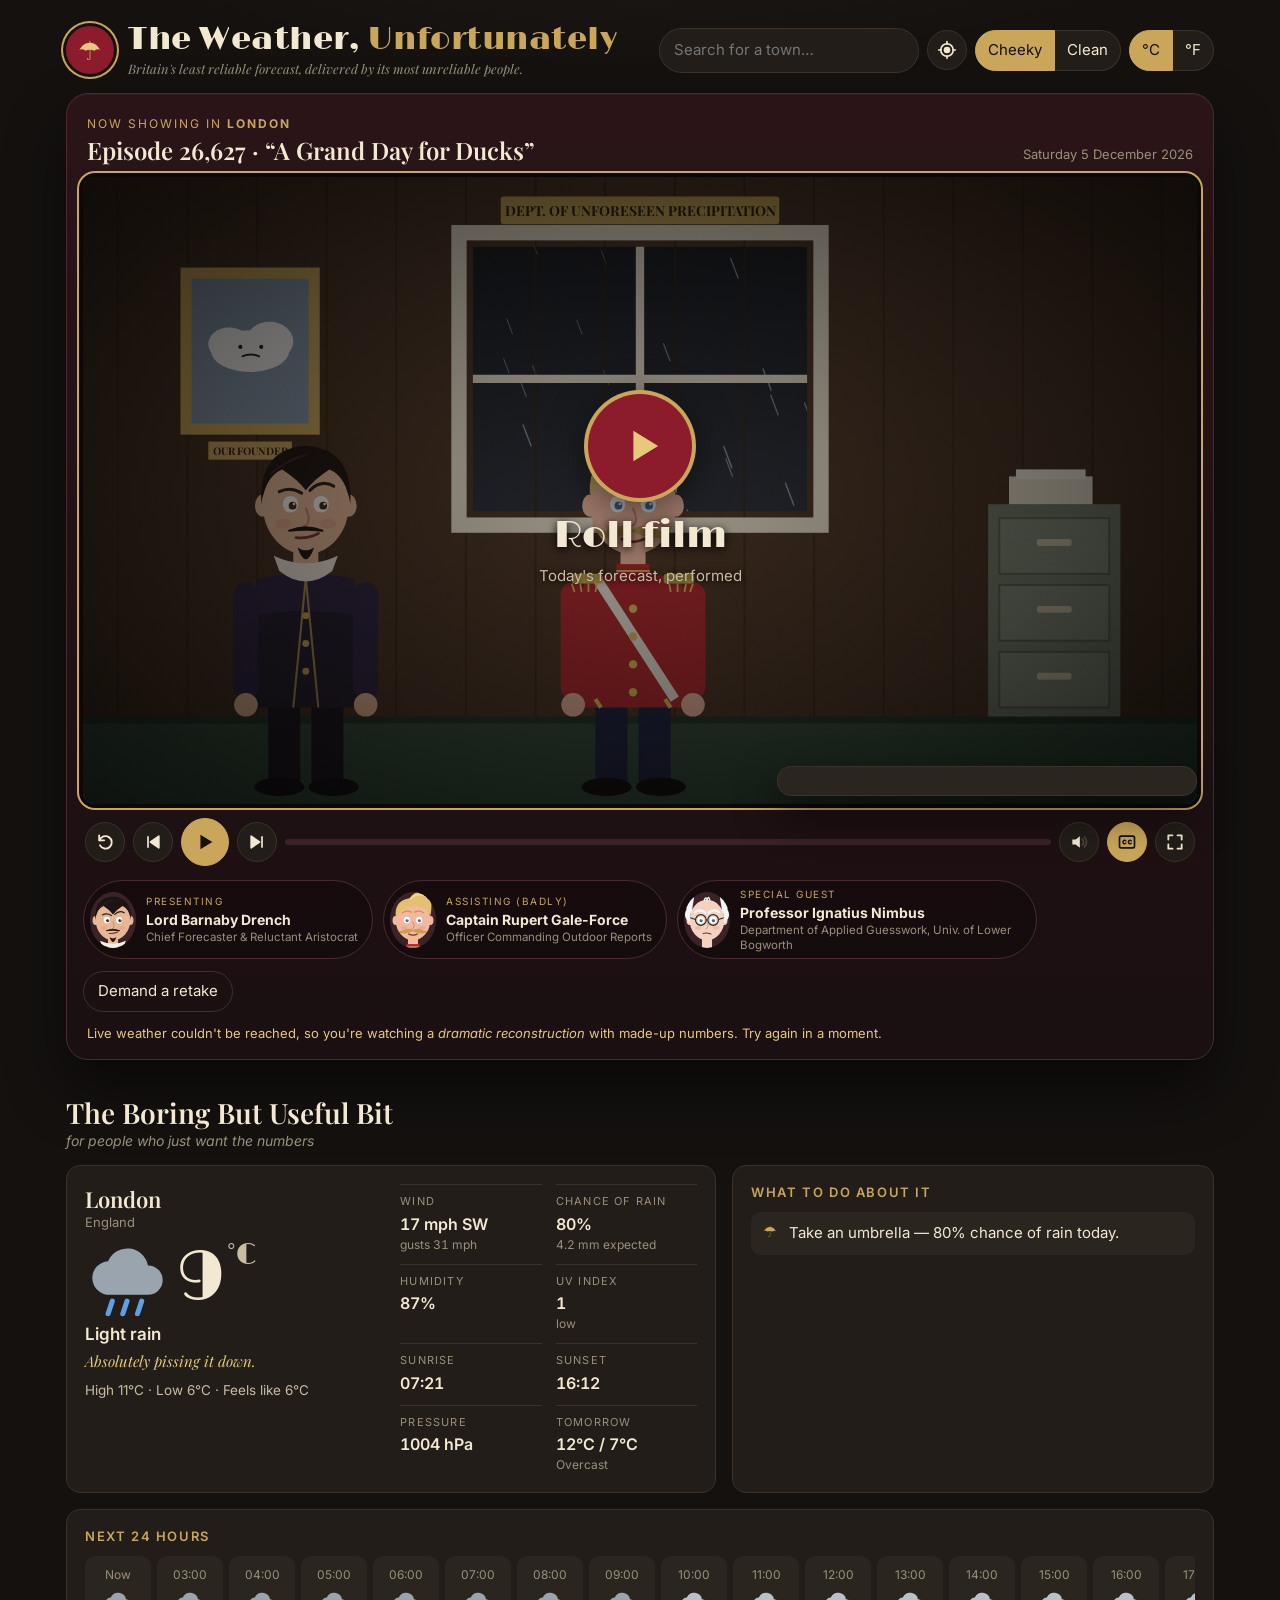
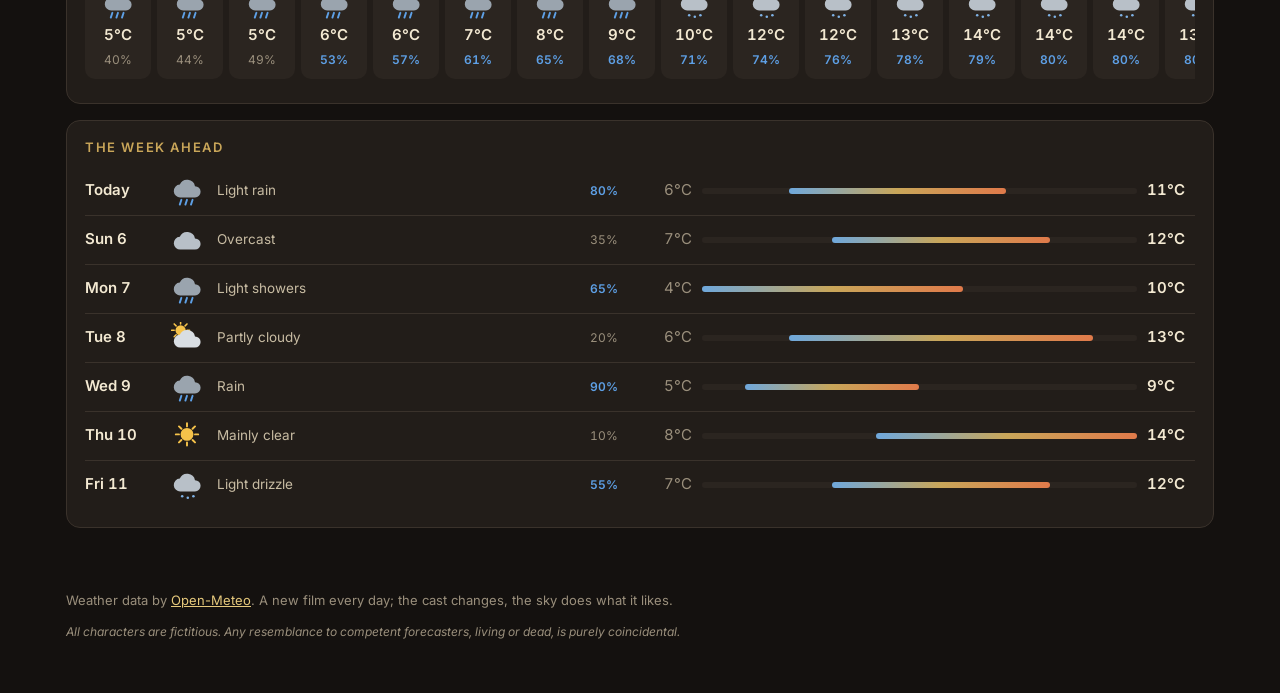
<file: weather/index.html>
<!DOCTYPE html>
<html lang="en-GB">
<head>
<meta charset="utf-8">
<meta name="viewport" content="width=device-width, initial-scale=1">
<title>The Weather, Unfortunately</title>
<meta name="description" content="A proper weather forecast, performed daily by a troupe of thoroughly unreliable British presenters.">
<meta name="theme-color" content="#14110f">
<link rel="icon" href="data:image/svg+xml,%3Csvg xmlns='http://www.w3.org/2000/svg' viewBox='0 0 40 40'%3E%3Cpath d='M12 30h18a7 7 0 0 0 0-14 10 10 0 0 0-19-2 7.5 7.5 0 0 0 1 16z' fill='%23c9a659'/%3E%3Cpath d='M8 30h26' stroke='%2314110f' stroke-width='0'/%3E%3C/svg%3E">
<link rel="preconnect" href="https://fonts.googleapis.com">
<link rel="preconnect" href="https://fonts.gstatic.com" crossorigin>
<link href="https://fonts.googleapis.com/css2?family=Inter:wght@400;500;600;700&family=Limelight&family=Playfair+Display:ital,wght@0,600;0,800;1,400&display=swap" rel="stylesheet">
<link rel="stylesheet" href="styles.css">
</head>
<body>

<header class="top">
  <div class="brand">
    <span class="brand-mark" aria-hidden="true">☂</span>
    <div>
      <h1>The Weather, <em>Unfortunately</em></h1>
      <p class="tagline">Britain's least reliable forecast, delivered by its most unreliable people.</p>
    </div>
  </div>
  <div class="tools">
    <div class="search">
      <input id="search" type="search" placeholder="Search for a town…" autocomplete="off" aria-label="Search for a place">
      <ul id="results" class="results" hidden></ul>
    </div>
    <button id="locateBtn" class="btn icon" title="Use my location" aria-label="Use my location">
      <svg viewBox="0 0 24 24" width="20" height="20"><circle cx="12" cy="12" r="4" fill="currentColor"/><path d="M12 2v3M12 19v3M2 12h3M19 12h3" stroke="currentColor" stroke-width="2" stroke-linecap="round"/><circle cx="12" cy="12" r="7.5" fill="none" stroke="currentColor" stroke-width="2"/></svg>
    </button>
    <div class="units" role="group" aria-label="Tone">
      <button class="btn seg" data-tone="rude" title="After the watershed: mild swearing and innuendo">Cheeky</button><button class="btn seg" data-tone="clean" title="Family-friendly">Clean</button>
    </div>
    <div class="units" role="group" aria-label="Temperature units">
      <button class="btn seg" data-unit="C">°C</button><button class="btn seg" data-unit="F">°F</button>
    </div>
  </div>
</header>

<main>
  <section class="theatre" id="theatre" aria-label="Today's weather film">
    <div class="marquee">
      <div>
        <span class="now-showing">Now showing in <b id="placeName">London</b></span>
        <h2 id="epTitle">Episode —</h2>
      </div>
      <span id="epDate" class="ep-date"></span>
    </div>

    <div class="reel-head" id="reelHead"></div>
    <div class="stage" id="stage">
      <div class="sky" id="sky"></div>
      <canvas id="fxBack" class="fx"></canvas>
      <svg id="backdrop" class="layer" viewBox="0 0 1600 900" preserveAspectRatio="xMidYMid slice" aria-hidden="true"></svg>
      <svg id="actors" class="layer" viewBox="0 0 1600 900" preserveAspectRatio="xMidYMid slice" aria-hidden="true"></svg>
      <canvas id="fxFront" class="fx"></canvas>
      <div class="film-grain" aria-hidden="true"></div>
      <div class="flash" id="flash" aria-hidden="true"></div>
      <div class="caption" id="caption" aria-live="polite"></div>
      <div class="titlecard" id="titlecard"></div>
      <button class="poster show" id="poster" aria-label="Play today's film">
        <span class="poster-play"><svg viewBox="0 0 24 24" width="44" height="44"><path d="M7 4l13 8-13 8z" fill="currentColor"/></svg></span>
        <span class="poster-label">Roll film</span>
        <span class="poster-sub">Today's forecast, performed</span>
      </button>
      <div class="loading-card">Consulting the seaweed…</div>
    </div>

    <div class="caption-below" id="captionBelow" aria-hidden="true"></div>

    <div class="reel-foot" id="reelFoot"></div>

    <div class="controls">
      <button id="restartBtn" class="btn icon" title="From the top" aria-label="Restart">
        <svg viewBox="0 0 24 24" width="20" height="20"><path d="M5 4v6h6" fill="none" stroke="currentColor" stroke-width="2.2" stroke-linecap="round" stroke-linejoin="round"/><path d="M5.5 10A7.5 7.5 0 1 1 6 16" fill="none" stroke="currentColor" stroke-width="2.2" stroke-linecap="round"/></svg>
      </button>
      <button id="prevBtn" class="btn icon" title="Previous line" aria-label="Previous line">
        <svg viewBox="0 0 24 24" width="20" height="20"><path d="M6 5v14M19 5L9 12l10 7z" fill="currentColor" stroke="currentColor" stroke-width="2" stroke-linejoin="round"/></svg>
      </button>
      <button id="playBtn" class="btn icon play" aria-label="Play"></button>
      <button id="nextBtn" class="btn icon" title="Next line" aria-label="Next line">
        <svg viewBox="0 0 24 24" width="20" height="20"><path d="M18 5v14M5 5l10 7-10 7z" fill="currentColor" stroke="currentColor" stroke-width="2" stroke-linejoin="round"/></svg>
      </button>
      <div class="progress" id="progress"><span></span></div>
      <button id="voiceBtn" class="btn icon toggle" title="Voices" aria-label="Voices" aria-pressed="false">
        <svg viewBox="0 0 24 24" width="20" height="20"><path d="M4 9h4l5-4v14l-5-4H4z" fill="currentColor"/><path class="waves" d="M16 8.5a5 5 0 0 1 0 7M18.5 6a8.5 8.5 0 0 1 0 12" fill="none" stroke="currentColor" stroke-width="2" stroke-linecap="round"/></svg>
      </button>
      <div class="voice-panel" id="voicePanel" hidden></div>
      <button id="ccBtn" class="btn icon toggle" title="Subtitles" aria-label="Subtitles" aria-pressed="true">
        <svg viewBox="0 0 24 24" width="20" height="20"><rect x="3" y="5" width="18" height="14" rx="2" fill="none" stroke="currentColor" stroke-width="2"/><path d="M10.5 10.5a2 2 0 1 0 0 3M17 10.5a2 2 0 1 0 0 3" fill="none" stroke="currentColor" stroke-width="1.8" stroke-linecap="round"/></svg>
      </button>
      <button id="fullBtn" class="btn icon" title="Full screen" aria-label="Full screen">
        <svg viewBox="0 0 24 24" width="20" height="20"><path d="M4 9V4h5M20 9V4h-5M4 15v5h5M20 15v5h-5" fill="none" stroke="currentColor" stroke-width="2.2" stroke-linecap="round" stroke-linejoin="round"/></svg>
      </button>
    </div>

    <div class="below-stage">
      <ul class="castlist" id="castlist"></ul>
      <button id="retakeBtn" class="btn ghost">Demand a retake</button>
    </div>
    <p id="demoNote" class="demo-note" hidden>Live weather couldn't be reached, so you're watching a <em>dramatic reconstruction</em> with made-up numbers. Try again in a moment.</p>
  </section>

  <section class="useful" aria-labelledby="usefulHead">
    <h2 id="usefulHead" class="section-head">The Boring But Useful Bit <small>for people who just want the numbers</small></h2>

    <div class="grid">
      <article class="card now" id="now"></article>

      <article class="card advice-card">
        <h3>What to do about it</h3>
        <ul id="advice" class="advice"></ul>
      </article>

      <article class="card hourly-card">
        <h3>Next 24 hours</h3>
        <ul id="hourly" class="hourly"></ul>
      </article>

      <article class="card week-card">
        <h3>The week ahead</h3>
        <ul id="week" class="week"></ul>
      </article>
    </div>
  </section>
</main>

<footer class="foot">
  <p>Weather data by <a href="https://open-meteo.com/" rel="noopener">Open-Meteo</a>. A new film every day; the cast changes, the sky does what it likes.</p>
  <p class="small">All characters are fictitious. Any resemblance to competent forecasters, living or dead, is purely coincidental.</p>
</footer>

<script src="characters.js"></script>
<script src="scripts.js"></script>
<script src="scripts-rude.js"></script>
<script src="scripts-local.js"></script>
<script src="stage.js"></script>
<script src="voices.js"></script>
<script src="app.js"></script>
</body>
</html>
</file>
<file: weather/styles.css>
:root {
  --ink: #14110f;
  --ink-2: #1d1916;
  --card: #221d19;
  --card-2: #2b2520;
  --line: #3a322b;
  --cream: #f3e9d2;
  --cream-dim: #c8bca3;
  --muted: #9a8f7c;
  --brass: #c9a659;
  --brass-hi: #e6c97c;
  --claret: #8c1c2b;
  --sea: #5ea0e6;
  --radius: 14px;
}

* { box-sizing: border-box; }
html, body { margin: 0; }
body {
  background:
    radial-gradient(1200px 500px at 50% -10%, #2a201a 0%, transparent 60%),
    var(--ink);
  color: var(--cream);
  font: 15px/1.5 Inter, system-ui, sans-serif;
  -webkit-font-smoothing: antialiased;
}
a { color: var(--brass-hi); }
button { font: inherit; color: inherit; }

/* ---------- header ---------- */
.top {
  max-width: 1180px; margin: 0 auto; padding: 22px 16px 14px;
  display: flex; flex-wrap: wrap; gap: 16px; align-items: center; justify-content: space-between;
}
.brand { display: flex; gap: 14px; align-items: center; }
.brand-mark {
  width: 48px; height: 48px; border-radius: 50%; display: grid; place-items: center;
  background: var(--claret); color: var(--brass-hi); font-size: 26px;
  box-shadow: 0 0 0 3px var(--ink), 0 0 0 5px var(--brass);
}
.brand h1 { margin: 0; font: 400 clamp(22px, 3.2vw, 32px)/1.1 Limelight, serif; letter-spacing: .5px; }
.brand h1 em { color: var(--brass); font-style: normal; }
.tagline { margin: 2px 0 0; color: var(--muted); font-size: 13px; font-style: italic; font-family: 'Playfair Display', serif; }

.tools { display: flex; gap: 8px; align-items: center; flex-wrap: wrap; }
.search { position: relative; }
.search input {
  width: min(260px, 60vw); padding: 10px 14px; border-radius: 999px;
  border: 1px solid var(--line); background: var(--card); color: var(--cream); font: inherit;
}
.search input:focus { outline: 2px solid var(--brass); outline-offset: 1px; }
.results {
  position: absolute; z-index: 20; top: calc(100% + 6px); left: 0; right: 0; min-width: 260px;
  list-style: none; margin: 0; padding: 6px; background: var(--card-2); border: 1px solid var(--line);
  border-radius: 12px; box-shadow: 0 12px 30px rgba(0,0,0,.5);
}
.results button { width: 100%; text-align: left; padding: 8px 10px; border: 0; background: none; border-radius: 8px; cursor: pointer; }
.results button:hover, .results button:focus { background: var(--line); outline: none; }
.results small { display: block; color: var(--muted); font-size: 12px; }
.results .empty { padding: 8px 10px; color: var(--muted); font-style: italic; }

.btn {
  border: 1px solid var(--line); background: var(--card); color: var(--cream);
  border-radius: 999px; padding: 8px 14px; cursor: pointer; transition: background .15s, border-color .15s, color .15s;
}
.btn:hover { border-color: var(--brass); }
.btn:focus-visible { outline: 2px solid var(--brass); outline-offset: 2px; }
.btn.icon { width: 40px; height: 40px; padding: 0; display: inline-grid; place-items: center; }
.btn.icon.busy { animation: spin 1s linear infinite; }
.btn.seg { border-radius: 0; padding: 8px 12px; }
.units { display: inline-flex; }
.units .seg:first-child { border-radius: 999px 0 0 999px; }
.units .seg:last-child { border-radius: 0 999px 999px 0; border-left: 0; }
.btn[aria-pressed="true"] { background: var(--brass); color: var(--ink); border-color: var(--brass); }
.btn.brass { background: var(--brass); color: var(--ink); border-color: var(--brass); font-weight: 600; }
.btn.ghost { background: transparent; }
.toggle[aria-pressed="false"] .waves { opacity: .2; }

main { max-width: 1180px; margin: 0 auto; padding: 0 16px 40px; }

/* ---------- theatre ---------- */
.theatre {
  background: linear-gradient(180deg, #2a1418, #1a0f11);
  border: 1px solid #4a2a2e; border-radius: 22px; padding: 16px;
  box-shadow: 0 30px 60px rgba(0,0,0,.45), inset 0 1px 0 rgba(255,255,255,.04);
}
.theatre:fullscreen { display: flex; flex-direction: column; justify-content: center; border-radius: 0; padding: 2vh 2vw; }
.theatre:fullscreen .stage { max-height: 82vh; width: auto; aspect-ratio: 16 / 9; margin: 0 auto; }
.theatre:fullscreen .below-stage, .theatre:fullscreen .demo-note { display: none; }

.marquee { display: flex; justify-content: space-between; align-items: flex-end; gap: 12px; padding: 2px 4px 12px; flex-wrap: wrap; }
.now-showing { font-size: 12px; text-transform: uppercase; letter-spacing: 2px; color: var(--brass); }
.marquee h2 { margin: 2px 0 0; font: 600 clamp(17px, 2.4vw, 24px)/1.2 'Playfair Display', serif; }
.ep-date { color: var(--muted); font-size: 13px; }

.stage {
  position: relative; width: 100%; aspect-ratio: 16 / 9; overflow: hidden;
  border-radius: 12px; background: #000; isolation: isolate;
  box-shadow: 0 0 0 4px #0c0809, 0 0 0 6px var(--brass);
}
.stage > * { position: absolute; inset: 0; }
.sky { overflow: hidden; transition: background 1s; }
.fx { width: 100%; height: 100%; pointer-events: none; }
.layer { width: 100%; height: 100%; display: block; }
#actors { overflow: visible; }

/* sky pieces */
.sun {
  position: absolute; width: 11%; aspect-ratio: 1; right: 12%; top: 7%; border-radius: 50%;
  background: radial-gradient(circle, #fff7d1 0%, #ffd75e 55%, #f6b733 100%);
  box-shadow: 0 0 60px 20px rgba(255, 214, 94, .45);
  animation: pulse 6s ease-in-out infinite;
}
.moon {
  position: absolute; width: 7%; aspect-ratio: 1; right: 15%; top: 8%; border-radius: 50%;
  background: radial-gradient(circle at 35% 35%, #fffdf2, #d9d3bd);
  box-shadow: 0 0 40px 8px rgba(255, 250, 220, .2);
}
.star { position: absolute; width: 2px; height: 2px; background: #fff; border-radius: 50%; opacity: .8; animation: twinkle 3s ease-in-out infinite; }
.cloud {
  position: absolute; left: -30%; width: 22%; aspect-ratio: 3 / 1; border-radius: 999px;
  background: #f3f5f7; opacity: .92; transform: scale(var(--s, 1));
  animation: drift linear infinite; filter: blur(1px);
}
.cloud::before, .cloud::after { content: ''; position: absolute; background: inherit; border-radius: 50%; }
.cloud::before { width: 46%; aspect-ratio: 1; left: 14%; bottom: 30%; }
.cloud::after { width: 36%; aspect-ratio: 1; left: 48%; bottom: 40%; }
.cloud.dark { background: #8a929b; opacity: .95; }

/* characters */
.slot { transition: transform 1.5s cubic-bezier(.45,.05,.3,1), filter .35s; }
.slot.listening { filter: brightness(.62) saturate(.75); }
.bob { transform-box: fill-box; transform-origin: 50% 100%; animation: sway 3.4s ease-in-out infinite; }
.talking .bob { animation: talkbob .42s ease-in-out infinite alternate; }
.walking .bob { animation: walk .3s ease-in-out infinite alternate; }
.bob.hop { animation: hop .6s ease-out 1; }
.eyes { transform-box: fill-box; transform-origin: center; animation: blink 4.6s infinite; }
.m-open { display: none; }
.talking .m-open { display: inline; transform-box: fill-box; transform-origin: 50% 0; animation: jaw .17s ease-in-out infinite alternate; }
.talking .m-closed { display: none; }
.arm-r { transform-box: fill-box; transform-origin: 50% 6%; }
.talking .arm-r { animation: gesture 1.3s ease-in-out infinite alternate; }

.flag { transform-box: fill-box; transform-origin: 0 50%; animation: flag 1.6s ease-in-out infinite alternate; }
.wave { animation: wave 4s linear infinite; }
.fire { transform-box: fill-box; transform-origin: 50% 100%; animation: flicker .5s ease-in-out infinite alternate; }

.prop-fish { animation: fishfall 1.1s cubic-bezier(.5,0,.9,.6) forwards; }
.prop-fish > g { animation: flop .25s 1.1s ease-in-out 6 alternate; transform-box: fill-box; transform-origin: center; }
.prop-sheep { animation: sheepwalk 6s linear forwards; }
.sheep-body { animation: walk .35s ease-in-out infinite alternate; transform-box: fill-box; transform-origin: 50% 100%; }

/* film look */
.film-grain {
  pointer-events: none; mix-blend-mode: overlay; opacity: .35;
  background:
    radial-gradient(ellipse at center, transparent 55%, rgba(0,0,0,.55) 100%),
    url("data:image/svg+xml,%3Csvg xmlns='http://www.w3.org/2000/svg' width='160' height='160'%3E%3Cfilter id='n'%3E%3CfeTurbulence type='fractalNoise' baseFrequency='.9' numOctaves='2' stitchTiles='stitch'/%3E%3C/filter%3E%3Crect width='100%25' height='100%25' filter='url(%23n)' opacity='.5'/%3E%3C/svg%3E");
  animation: grain .5s steps(4) infinite;
}
.flash { background: #fff; opacity: 0; pointer-events: none; }
.flash.on { animation: flash .7s ease-out; }
.stage.shake { animation: shake .6s ease-in-out; }
.stage.lightsout::after { content: ''; position: absolute; inset: 0; background: #000; z-index: 30; animation: lights 1.8s ease-in-out forwards; }

/* captions */
.caption {
  inset: auto 4% 4.5% 4%; z-index: 10; text-align: center;
  font-size: clamp(13px, 1.9vw, 21px); line-height: 1.35; opacity: 0; transform: translateY(6px);
  transition: opacity .2s, transform .2s; pointer-events: none;
}
.caption.show { opacity: 1; transform: none; }
.caption .txt, .caption .who {
  -webkit-box-decoration-break: clone; box-decoration-break: clone;
  background: rgba(10, 8, 6, .82); padding: .15em .45em; border-radius: 4px;
}
.caption .who {
  display: table; margin: 0 auto .35em; color: var(--ink); background: var(--brass);
  font-weight: 700; font-size: .72em; letter-spacing: 1.5px; text-transform: uppercase;
}
.caption .txt { display: inline; }
.caption.direction .txt { font-style: italic; color: var(--brass-hi); font-family: 'Playfair Display', serif; }
.no-cc .caption:not(.direction) { opacity: 0 !important; }

.caption-below { display: none; }

/* title card & credits */
.titlecard {
  z-index: 20; display: grid; place-items: center; padding: 4%;
  background: radial-gradient(ellipse at center, #1b1512 0%, #050403 100%);
  opacity: 0; pointer-events: none; transition: opacity .6s;
}
.titlecard.show { opacity: 1; pointer-events: auto; }
.tc-frame {
  text-align: center; padding: 3% 5%; width: 100%; max-width: 92%;
  border: 2px solid var(--brass); outline: 1px solid var(--brass); outline-offset: 6px;
  color: var(--cream); animation: flickerin 1.2s ease-out;
}
.tc-presents { color: var(--brass); letter-spacing: .35em; text-transform: uppercase; font-size: clamp(9px, 1.3vw, 14px); }
.tc-show { font: 400 clamp(24px, 5.4vw, 64px)/1.05 Limelight, serif; margin: .2em 0; color: var(--brass-hi); }
.tc-ep { font-size: clamp(10px, 1.4vw, 15px); letter-spacing: .3em; text-transform: uppercase; color: var(--cream-dim); }
.tc-title { font: italic 400 clamp(15px, 2.8vw, 32px)/1.2 'Playfair Display', serif; margin: .5em 0; }
.tc-cast { font-size: clamp(10px, 1.5vw, 16px); color: var(--cream-dim); }
.tc-cast b { color: var(--cream); font-weight: 600; }
.tc-loc { margin-top: .7em; font-size: clamp(9px, 1.25vw, 14px); color: var(--muted); font-style: italic; }
.tc-actions { margin-top: 1em; display: flex; gap: 10px; justify-content: center; flex-wrap: wrap; }

/* poster / play */
.poster {
  z-index: 25; border: 0; cursor: pointer; display: none; flex-direction: column; align-items: center; justify-content: center; gap: 6px;
  background: radial-gradient(ellipse at center, rgba(20,14,10,.35) 0%, rgba(5,4,3,.75) 100%);
  color: var(--cream);
}
.poster.show { display: flex; }
.poster-play {
  width: clamp(64px, 10vw, 104px); aspect-ratio: 1; border-radius: 50%; display: grid; place-items: center;
  background: var(--claret); color: var(--brass-hi); box-shadow: 0 0 0 4px var(--brass), 0 10px 40px rgba(0,0,0,.6);
  transition: transform .2s;
}
.poster-play svg { margin-left: 6px; width: 44%; height: 44%; }
.poster:hover .poster-play { transform: scale(1.06); }
.poster-label { font: 400 clamp(20px, 3.4vw, 38px) Limelight, serif; text-shadow: 0 2px 10px #000; margin-top: 8px; }
.poster-sub { font-size: clamp(11px, 1.4vw, 15px); color: var(--cream-dim); text-shadow: 0 1px 6px #000; }

.loading-card { display: none; z-index: 40; place-items: center; background: rgba(5,4,3,.85); font: italic 20px 'Playfair Display', serif; color: var(--brass-hi); }
.stage.loading .loading-card { display: grid; }

/* controls */
.controls { position: relative; }
.voice-panel {
  position: absolute; z-index: 30; right: 0; bottom: calc(100% + 8px); width: min(420px, calc(100vw - 32px));
  background: var(--card-2); border: 1px solid var(--line); border-radius: 14px; padding: 14px;
  box-shadow: 0 18px 40px rgba(0,0,0,.55); display: grid; gap: 10px;
}
.vp-head { display: flex; justify-content: space-between; align-items: center; }
.vp-head b { font: 600 16px 'Playfair Display', serif; color: var(--brass-hi); }
.vp-switch { display: inline-flex; gap: 8px; align-items: center; cursor: pointer; font-size: 13px; }
.vp-switch input { accent-color: var(--brass); width: 18px; height: 18px; }
.vp-row { display: grid; grid-template-columns: 96px 1fr 34px; gap: 8px; align-items: center; }
.vp-name { font-size: 13px; font-weight: 600; }
.vp-row select { min-width: 0; width: 100%; padding: 7px 8px; border-radius: 8px; border: 1px solid var(--line); background: var(--card); color: var(--cream); font: inherit; font-size: 13px; }
.vp-try { width: 34px !important; height: 34px !important; }
.vp-speed { display: grid; grid-template-columns: auto 1fr 44px; gap: 10px; align-items: center; font-size: 13px; }
.vp-speed input { accent-color: var(--brass); }
.vp-speed output { color: var(--muted); font-variant-numeric: tabular-nums; text-align: right; }
.vp-tip { margin: 0; font-size: 12.5px; color: var(--muted); line-height: 1.45; }
.vp-tip b { color: var(--cream-dim); }
.controls { display: flex; align-items: center; gap: 8px; padding: 14px 2px 4px; }
.controls .play { width: 48px; height: 48px; background: var(--brass); color: var(--ink); border-color: var(--brass); }
.progress { flex: 1; height: 6px; background: #3a2226; border-radius: 99px; overflow: hidden; min-width: 40px; }
.progress span { display: block; height: 100%; width: 0; background: linear-gradient(90deg, var(--brass), var(--brass-hi)); transition: width .4s; }

.below-stage { display: flex; justify-content: space-between; align-items: center; gap: 12px; flex-wrap: wrap; padding-top: 10px; }
.castlist { list-style: none; margin: 0; padding: 0; display: flex; gap: 10px; flex-wrap: wrap; }
.castlist li {
  display: flex; align-items: center; gap: 10px; padding: 6px 14px 6px 6px;
  background: rgba(0,0,0,.25); border: 1px solid #4a2a2e; border-radius: 999px; max-width: 360px;
}
.cast-face { width: 46px; height: 56px; flex: none; border-radius: 50%; background: #3a2226; }
.castlist b { display: block; font-size: 14px; }
.castlist small { display: block; color: var(--muted); font-size: 11.5px; line-height: 1.3; }
.cast-role { display: block; font-size: 10px; letter-spacing: 1.5px; text-transform: uppercase; color: var(--brass); }
.demo-note { margin: 12px 4px 0; color: var(--brass-hi); font-size: 13px; }

/* ---------- useful bit ---------- */
.useful { margin-top: 36px; }
.section-head { font: 600 clamp(20px, 2.6vw, 28px)/1.2 'Playfair Display', serif; margin: 0 0 16px; }
.section-head small { display: block; font: italic 400 14px Inter, sans-serif; color: var(--muted); margin-top: 2px; }
.grid { display: grid; grid-template-columns: 1.35fr 1fr; gap: 16px; }
.card { background: var(--card); border: 1px solid var(--line); border-radius: var(--radius); padding: 18px; min-width: 0; }
.card h3 { margin: 0 0 12px; font: 600 13px Inter, sans-serif; letter-spacing: 1.6px; text-transform: uppercase; color: var(--brass); }
.hourly-card, .week-card { grid-column: 1 / -1; }

.now { display: grid; grid-template-columns: 1fr 1fr; gap: 18px; }
.now-place { font: 600 22px 'Playfair Display', serif; }
.now-place small { display: block; font: 400 13px Inter, sans-serif; color: var(--muted); }
.now-row { display: flex; align-items: center; gap: 8px; margin: 6px 0 2px; }
.now-temp { font: 400 72px/1 Limelight, serif; color: var(--cream); }
.now-temp span { font-size: .4em; vertical-align: top; color: var(--cream-dim); margin-left: 2px; }
.now-label { font-weight: 600; font-size: 17px; }
.now-quip { color: var(--brass-hi); font-style: italic; font-family: 'Playfair Display', serif; margin: 2px 0 8px; }
.now-hilo { color: var(--cream-dim); font-size: 13.5px; }
.now-stats { margin: 0; display: grid; grid-template-columns: 1fr 1fr; gap: 10px 14px; align-content: start; }
.now-stats div { border-top: 1px solid var(--line); padding-top: 8px; }
.now-stats dt { font-size: 11px; letter-spacing: 1.2px; text-transform: uppercase; color: var(--muted); }
.now-stats dd { margin: 2px 0 0; font-weight: 600; font-size: 16px; font-variant-numeric: tabular-nums; }
.now-stats small { display: block; font-weight: 400; font-size: 12px; color: var(--muted); }

.advice { margin: 0; padding: 0; list-style: none; display: grid; gap: 10px; }
.advice li { padding: 10px 12px 10px 38px; background: var(--card-2); border-radius: 10px; position: relative; }
.advice li::before { content: '☂'; position: absolute; left: 12px; top: 9px; color: var(--brass); }

.hourly { list-style: none; margin: 0; padding: 0 0 6px; display: flex; gap: 6px; overflow-x: auto; scrollbar-width: thin; }
.hourly li { flex: none; width: 66px; display: flex; flex-direction: column; align-items: center; gap: 4px; padding: 10px 4px; background: var(--card-2); border-radius: 10px; }
.h-time { font-size: 12px; color: var(--muted); }
.h-temp { font-weight: 600; font-variant-numeric: tabular-nums; }
.h-pop, .w-pop { font-size: 12px; color: var(--muted); font-variant-numeric: tabular-nums; }
.wet { color: var(--sea) !important; font-weight: 600; }

.week { list-style: none; margin: 0; padding: 0; }
.week li {
  display: grid; grid-template-columns: 76px 36px 1fr 44px 48px minmax(60px, 1.2fr) 48px; gap: 10px; align-items: center;
  padding: 8px 0; border-top: 1px solid var(--line); font-variant-numeric: tabular-nums;
}
.week li:first-child { border-top: 0; }
.w-day { font-weight: 600; }
.w-cond { color: var(--cream-dim); font-size: 13.5px; white-space: nowrap; overflow: hidden; text-overflow: ellipsis; }
.w-lo { color: var(--muted); text-align: right; }
.w-hi { font-weight: 600; }
.w-bar { position: relative; height: 6px; background: var(--card-2); border-radius: 99px; }
.w-bar i { position: absolute; top: 0; bottom: 0; border-radius: 99px; background: linear-gradient(90deg, #6fa8dc, var(--brass), #e07a4a); }

.foot { max-width: 1180px; margin: 0 auto; padding: 10px 16px 40px; color: var(--muted); font-size: 13px; }
.foot .small { font-size: 12px; font-style: italic; }

/* ---------- responsive ---------- */
@media (max-width: 820px) {
  .grid { grid-template-columns: 1fr; }
  .now { grid-template-columns: 1fr; }
  .castlist li { max-width: none; flex: 1 1 100%; border-radius: 14px; }
}
@media (max-width: 560px) {
  .top { padding-top: 16px; }
  .brand-mark { width: 40px; height: 40px; font-size: 21px; }
  .tools { width: 100%; }
  .search { flex: 1; }
  .search input { width: 100%; }
  .theatre { padding: 10px; border-radius: 16px; margin: 0 -6px; }
  .controls { gap: 4px; }
  .controls .btn.icon { width: 34px; height: 34px; }
  .controls .play { width: 42px; height: 42px; }
  #fullBtn { display: none; }
  .stage .caption { display: none; }
  .caption-below { display: block; min-height: 5.6em; padding: 10px 4px 0; font-size: 15px; line-height: 1.4; }
  .caption-below .who { display: inline-block; margin-right: 6px; padding: 1px 7px; border-radius: 4px; background: var(--brass); color: var(--ink); font-weight: 700; font-size: 11px; letter-spacing: 1.2px; text-transform: uppercase; vertical-align: 1px; }
  .caption-below.direction .txt { font-style: italic; color: var(--brass-hi); font-family: 'Playfair Display', serif; }
  .no-cc .caption-below:not(.direction) { visibility: hidden; }
  .week li { grid-template-columns: 64px 32px 1fr 38px 40px 40px; gap: 6px; }
  .w-bar { display: none; }
  .w-cond { font-size: 12.5px; }
  .now-temp { font-size: 60px; }
}

/* ---------- keyframes ---------- */
@keyframes sway { 0%, 100% { transform: rotate(-.8deg); } 50% { transform: rotate(.8deg); } }
@keyframes talkbob { from { transform: translateY(0) rotate(-.6deg); } to { transform: translateY(-5px) rotate(.6deg); } }
@keyframes walk { from { transform: translateY(0) rotate(-3deg); } to { transform: translateY(-14px) rotate(3deg); } }
@keyframes hop { 0% { transform: translateY(0); } 35% { transform: translateY(-70px) rotate(-4deg); } 70% { transform: translateY(0); } 85% { transform: translateY(-12px); } 100% { transform: translateY(0); } }
@keyframes blink { 0%, 94%, 100% { transform: scaleY(1); } 96% { transform: scaleY(.1); } }
@keyframes jaw { from { transform: scaleY(.25); } to { transform: scaleY(1.05); } }
@keyframes gesture { from { transform: rotate(0deg); } to { transform: rotate(-28deg); } }
@keyframes flag { from { transform: skewY(-3deg) scaleX(.96); } to { transform: skewY(4deg) scaleX(1.02); } }
@keyframes wave { from { transform: translateX(0); } to { transform: translateX(-160px); } }
@keyframes flicker { from { transform: scaleY(.9) skewX(-2deg); } to { transform: scaleY(1.08) skewX(3deg); } }
@keyframes drift { from { transform: translateX(0) scale(var(--s, 1)); } to { transform: translateX(650%) scale(var(--s, 1)); } }
@keyframes pulse { 0%, 100% { box-shadow: 0 0 60px 20px rgba(255,214,94,.4); } 50% { box-shadow: 0 0 80px 30px rgba(255,214,94,.55); } }
@keyframes twinkle { 0%, 100% { opacity: .9; } 50% { opacity: .25; } }
@keyframes grain { 0% { background-position: 0 0, 0 0; } 25% { background-position: 0 0, -40px 20px; } 50% { background-position: 0 0, 30px -30px; } 75% { background-position: 0 0, -20px -50px; } 100% { background-position: 0 0, 10px 40px; } }
@keyframes flash { 0% { opacity: 0; } 8% { opacity: .9; } 16% { opacity: .1; } 24% { opacity: .75; } 100% { opacity: 0; } }
@keyframes shake { 0%, 100% { transform: none; } 20% { transform: translate(-8px, 3px) rotate(-.6deg); } 40% { transform: translate(7px, -3px) rotate(.5deg); } 60% { transform: translate(-5px, 2px); } 80% { transform: translate(4px, -1px); } }
@keyframes lights { 0% { opacity: 0; } 10%, 85% { opacity: 1; } 100% { opacity: 0; } }
@keyframes flickerin { 0% { opacity: 0; } 20% { opacity: .8; } 30% { opacity: .2; } 50% { opacity: 1; } 60% { opacity: .6; } 100% { opacity: 1; } }
@keyframes fishfall { from { transform: translate(0, -200px) rotate(-40deg); } to { transform: translate(0, 850px) rotate(8deg); } }
@keyframes flop { from { transform: rotate(-12deg); } to { transform: rotate(12deg) translateY(-10px); } }
@keyframes sheepwalk { from { transform: translate(1800px, 760px); } to { transform: translate(-250px, 760px); } }
@keyframes spin { to { transform: rotate(360deg); } }

@media (prefers-reduced-motion: reduce) {
  .bob, .talking .bob, .cloud, .film-grain, .wave, .flag, .fire, .sun, .star { animation: none !important; }
  .slot { transition-duration: .01s; }
}

/* ---------- Reel mode (?reel): vertical 9:16 for Instagram / TikTok ---------- */
.reel-head, .reel-foot { display: none; }
body.reel { overflow: hidden; background: #1a0f11; }
body.reel .top, body.reel .marquee, body.reel .controls, body.reel .below-stage, body.reel .demo-note,
body.reel .useful, body.reel .foot, body.reel .poster, body.reel .stage .caption, body.reel .tc-actions { display: none !important; }
body.reel main { padding: 0; max-width: none; }
body.reel .theatre {
  height: 100vh; border: 0; border-radius: 0; padding: 0; display: flex; flex-direction: column;
  background: radial-gradient(120% 60% at 50% 0%, #3a1a20 0%, #1a0f11 60%);
}
body.reel .reel-head { display: block; flex: none; text-align: center; padding: 4.5vh 6vw 2.4vh; }
.rh-show { font: 400 7vw/1.05 Limelight, serif; color: var(--cream); }
.rh-show em { font-style: normal; color: var(--brass); }
.rh-ep { font: italic 400 4.4vw/1.2 'Playfair Display', serif; color: var(--cream-dim); margin-top: .8vh; }
.rh-wx { display: inline-flex; align-items: center; gap: 2.4vw; margin-top: 1.6vh; padding: 1.2vh 4vw; border: 2px solid var(--brass); border-radius: 999px; background: rgba(0,0,0,.25); }
.rh-wx .wx-icon { width: 10vw; height: 10vw; }
.rh-temp { font: 400 9vw/1 Limelight, serif; }
.rh-label { text-align: left; font-weight: 600; font-size: 4.2vw; line-height: 1.15; }
.rh-label small { display: block; font-weight: 400; color: var(--muted); font-size: 3.4vw; }
body.reel .stage { flex: none; width: 100vw; aspect-ratio: 4 / 3; border-radius: 0; box-shadow: 0 -3px 0 var(--brass), 0 3px 0 var(--brass); }
body.reel .tc-show { font-size: 7vw; }
body.reel .tc-title { font-size: 4.4vw; }
body.reel .tc-cast, body.reel .tc-ep { font-size: 2.6vw; }
body.reel .tc-loc { font-size: 2.3vw; }
body.reel .caption-below {
  display: block !important; flex: 1 1 0; padding: 3vh 6vw 0; text-align: center;
  font-size: 5.2vw; line-height: 1.32; font-weight: 500; min-height: 0; overflow: hidden;
}
body.reel .caption-below .who {
  display: table; margin: 0 auto 1.6vh; padding: .3vh 2.6vw; border-radius: 6px; background: var(--brass); color: var(--ink);
  font-weight: 700; font-size: 3.4vw; letter-spacing: .3vw; text-transform: uppercase;
}
body.reel .caption-below.direction .txt { font-style: italic; color: var(--brass-hi); font-family: 'Playfair Display', serif; }
body.reel .reel-foot { display: block; flex: none; text-align: center; padding: 1.2vh 6vw 4.5vh; color: var(--cream-dim); font-size: 3.4vw; }
body.reel .reel-foot b { display: block; color: var(--brass-hi); font: 400 4.4vw Limelight, serif; }
</file>
